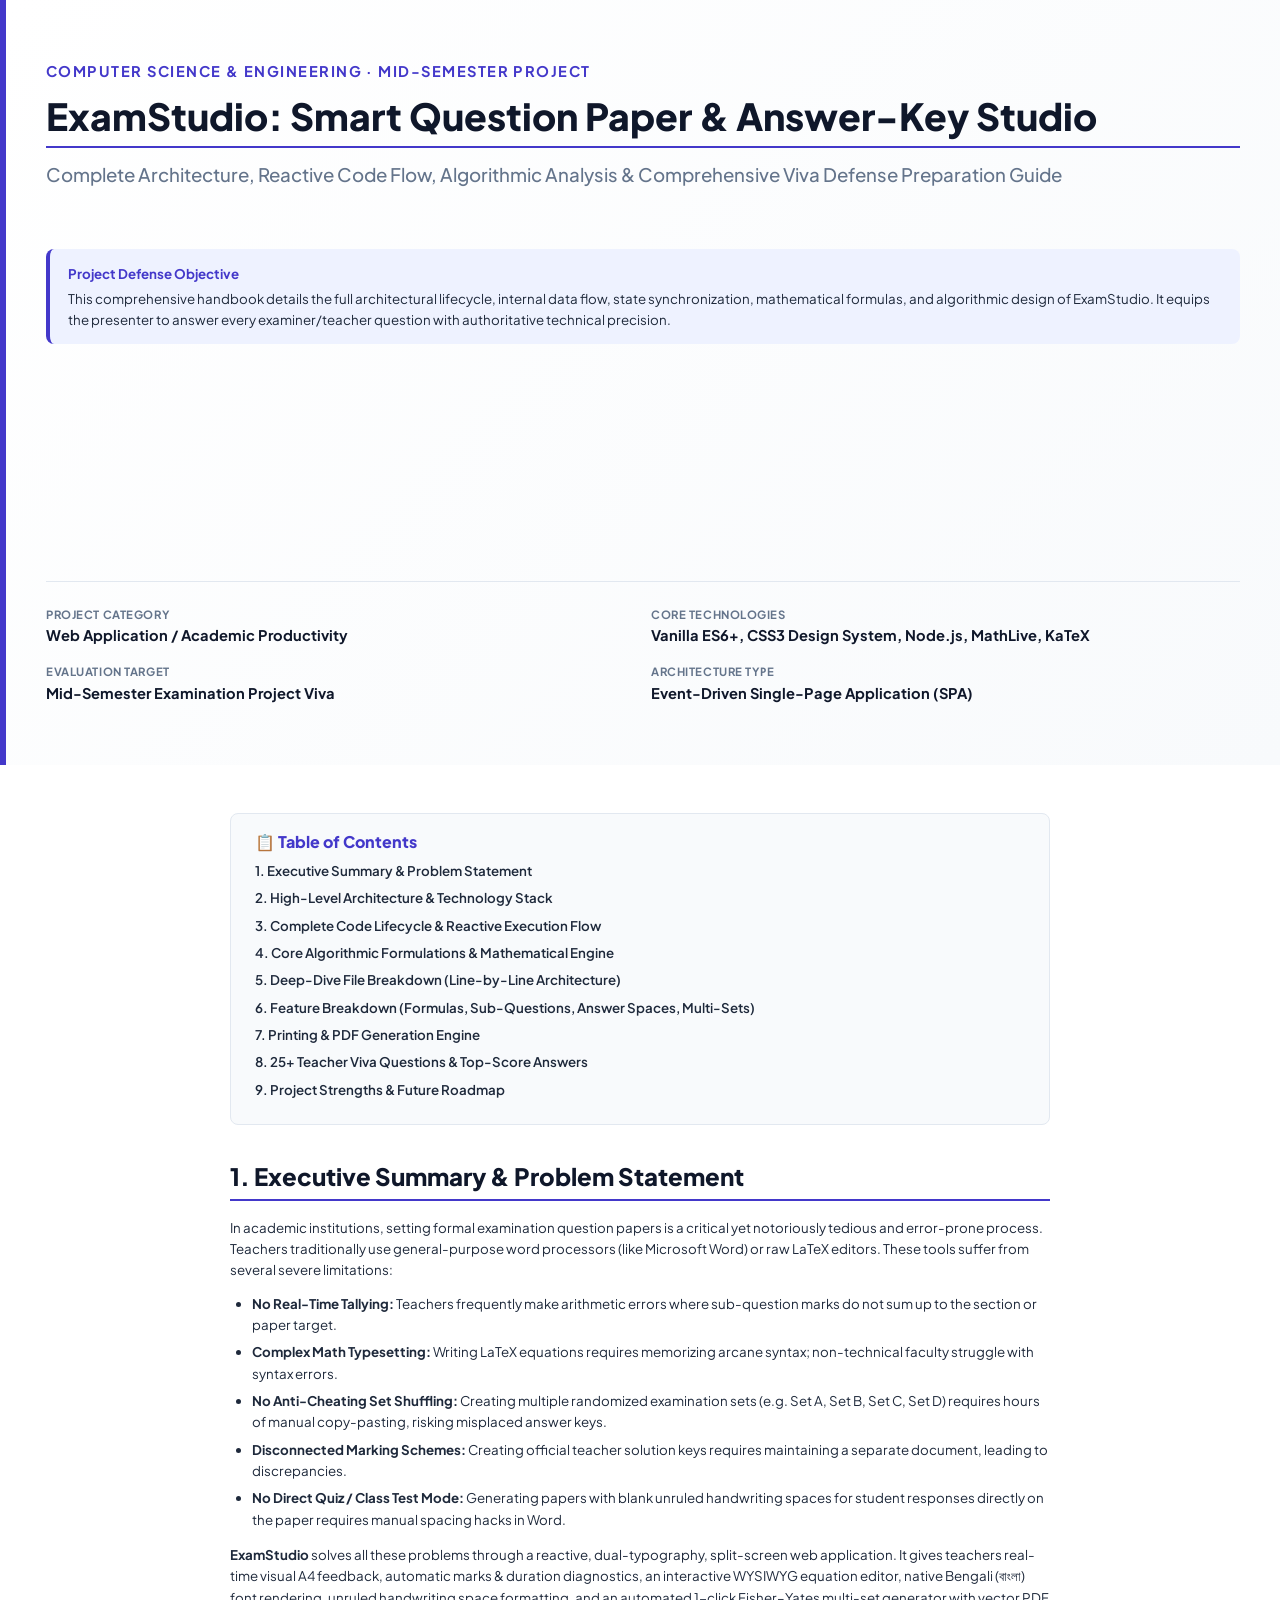
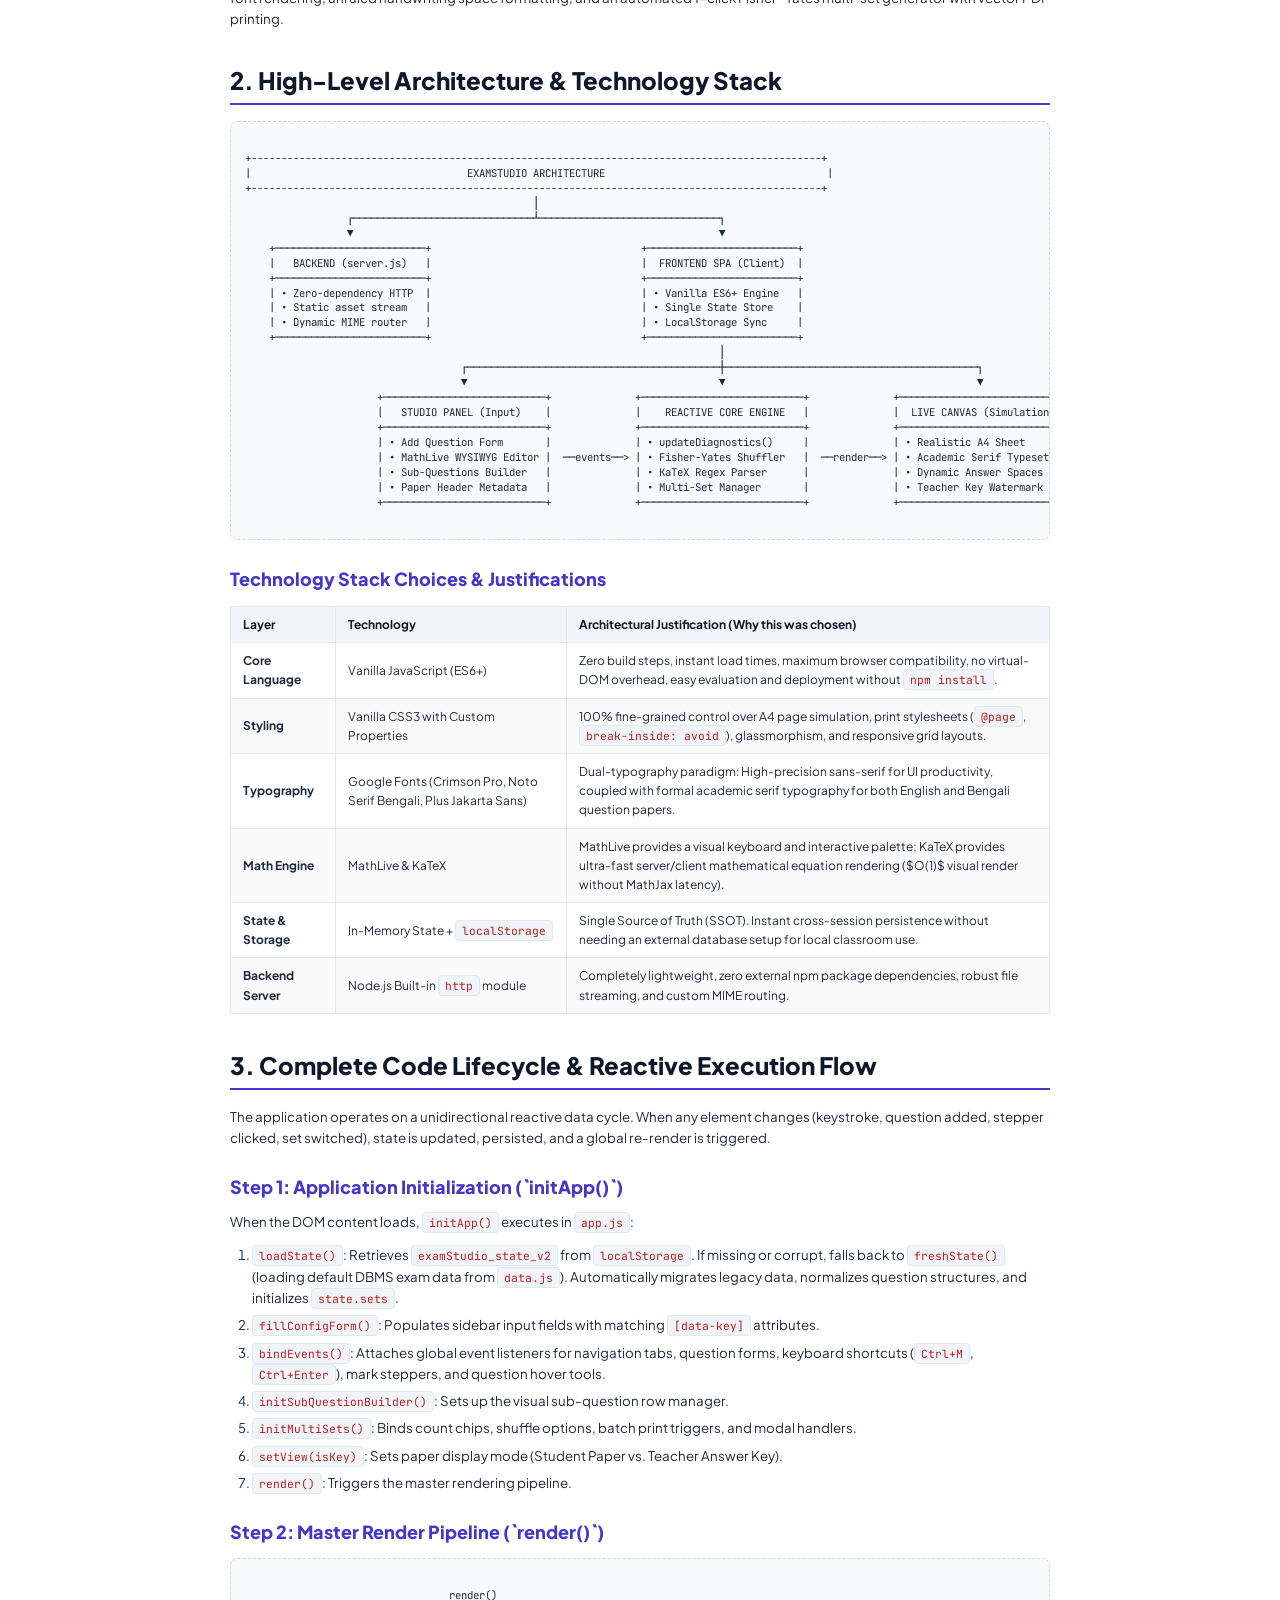
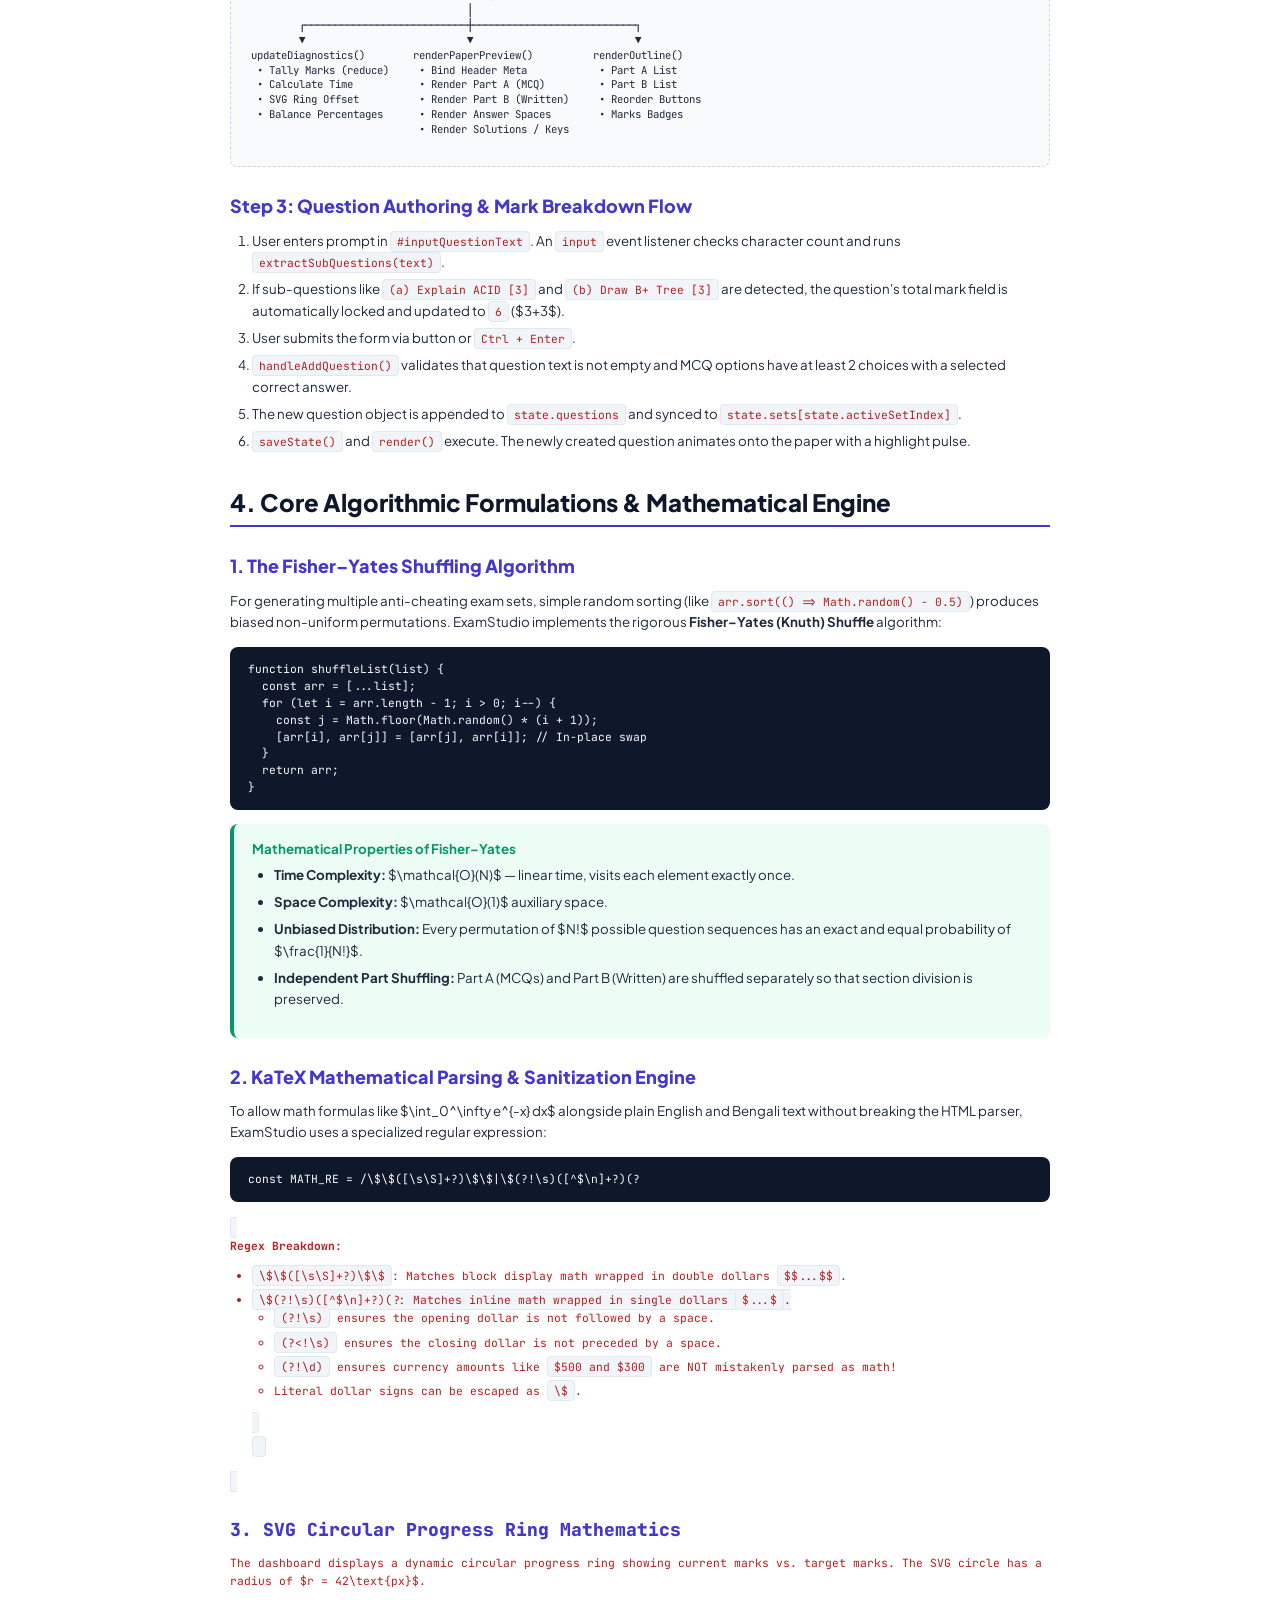
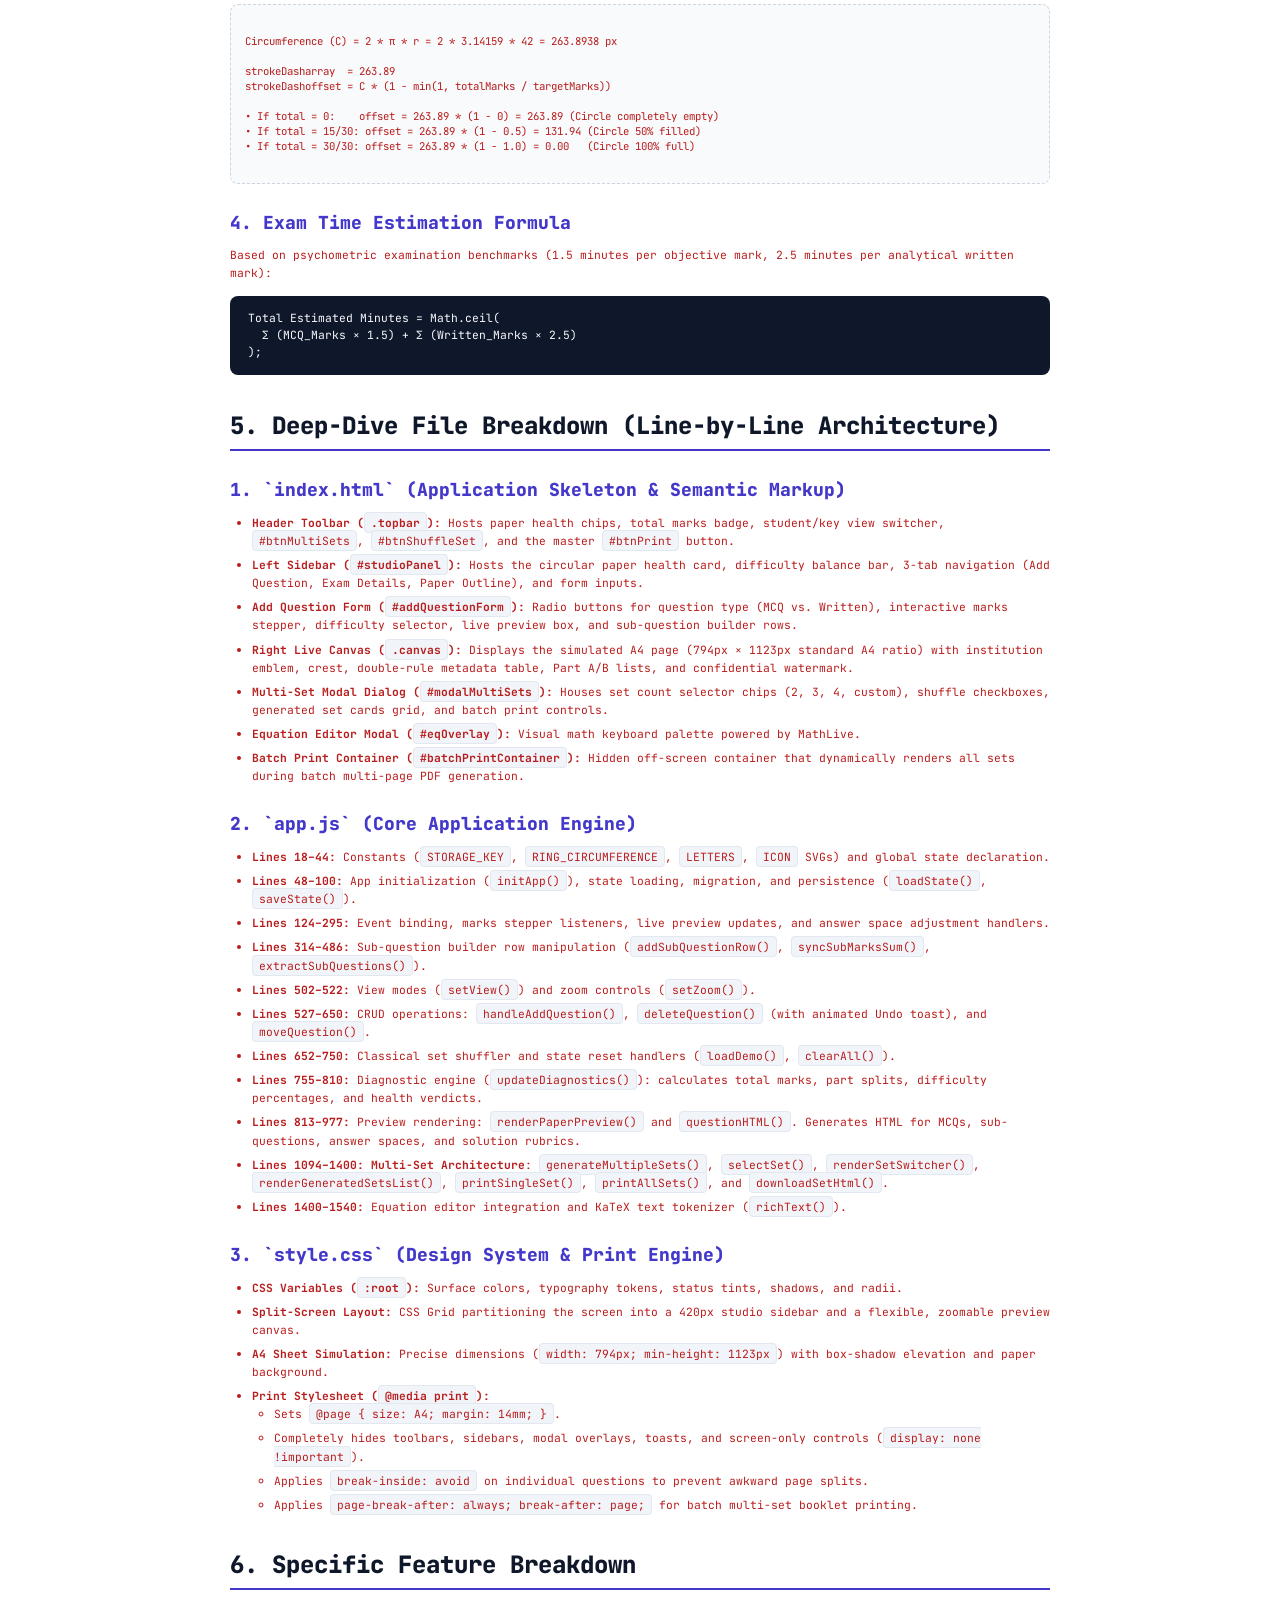
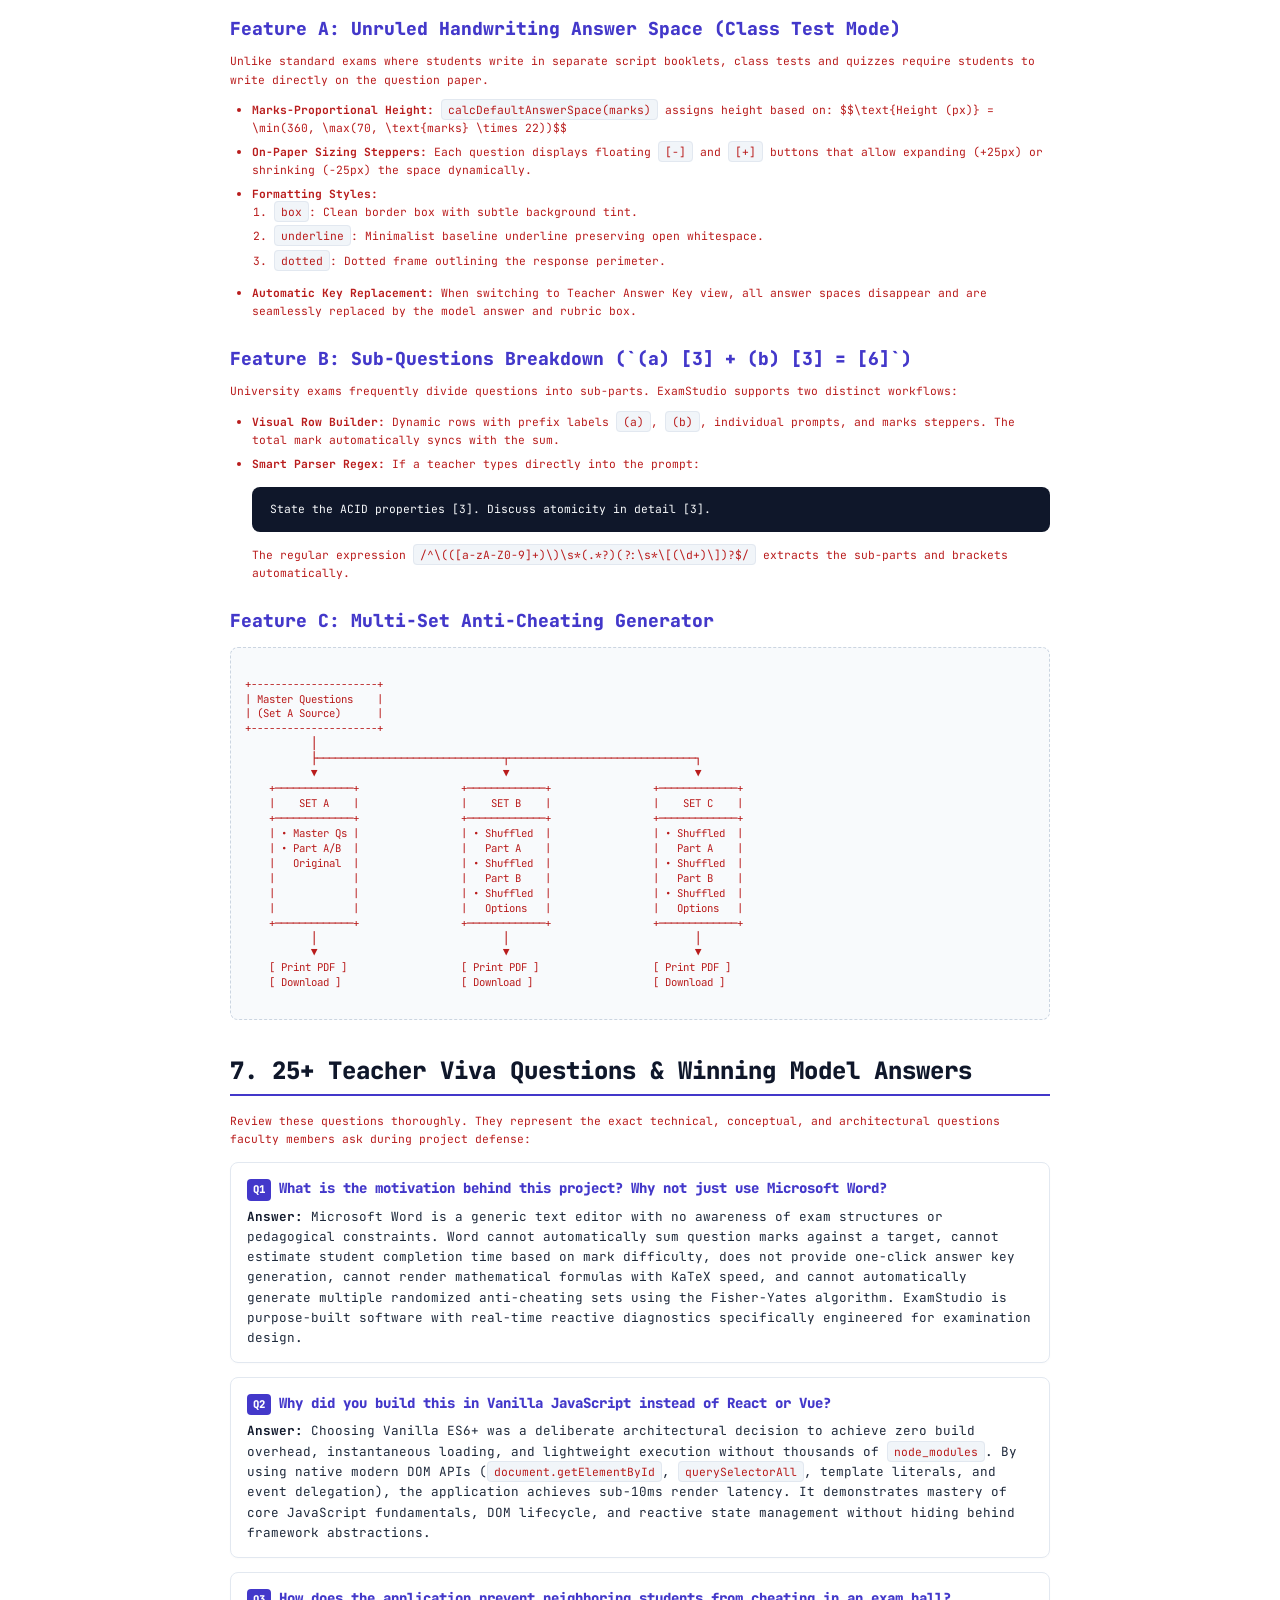
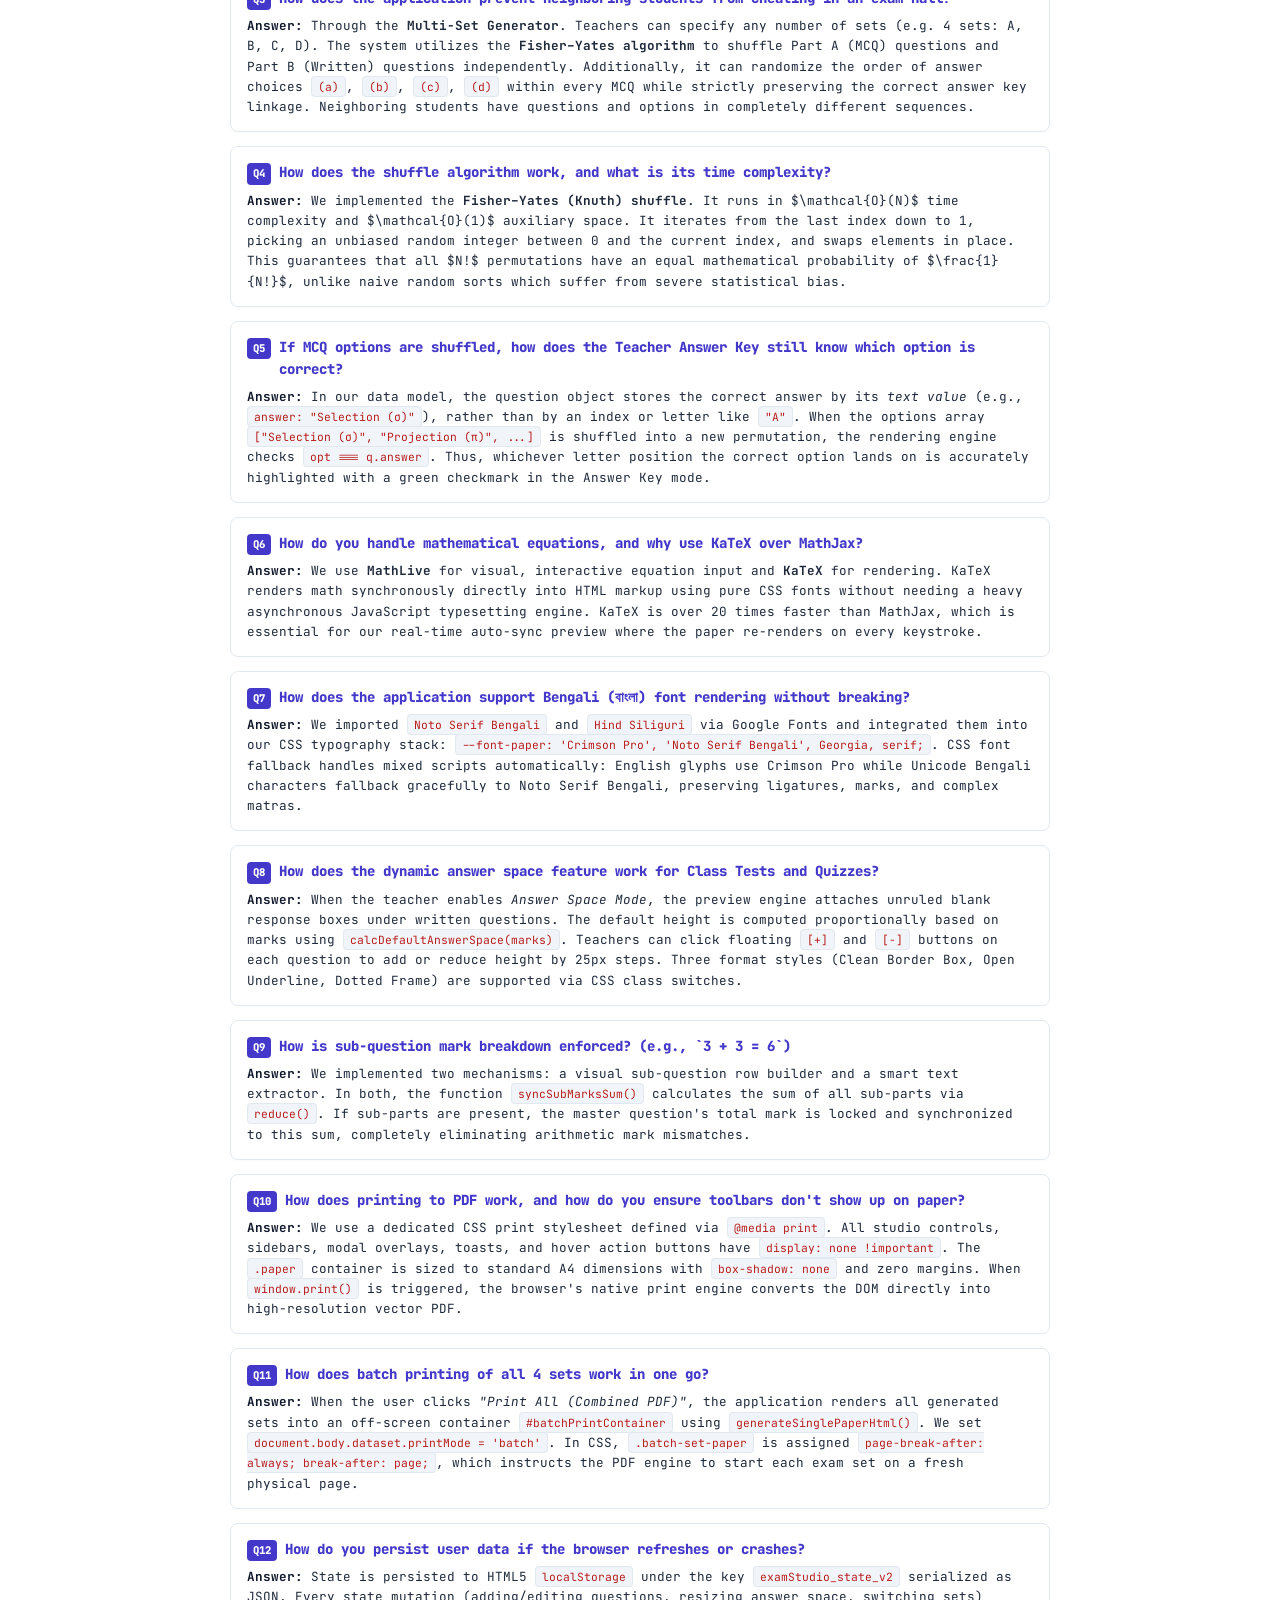
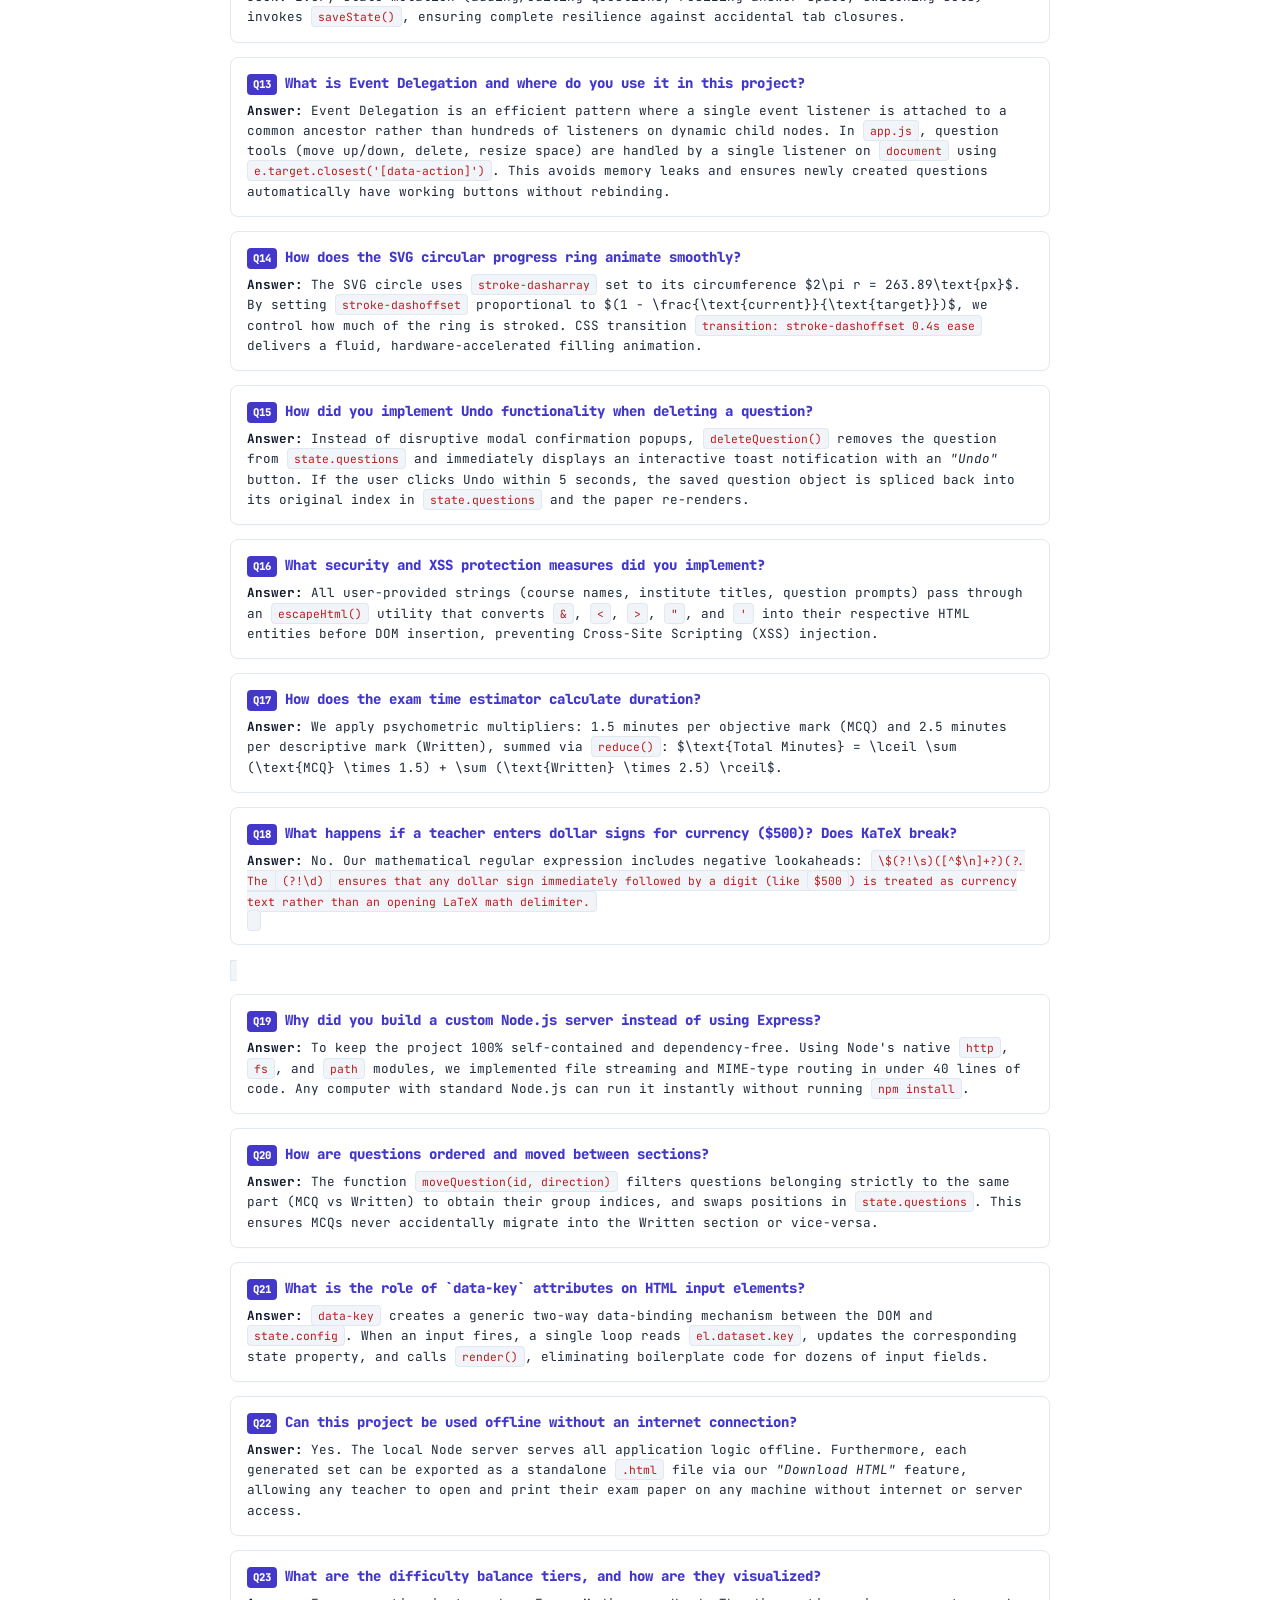
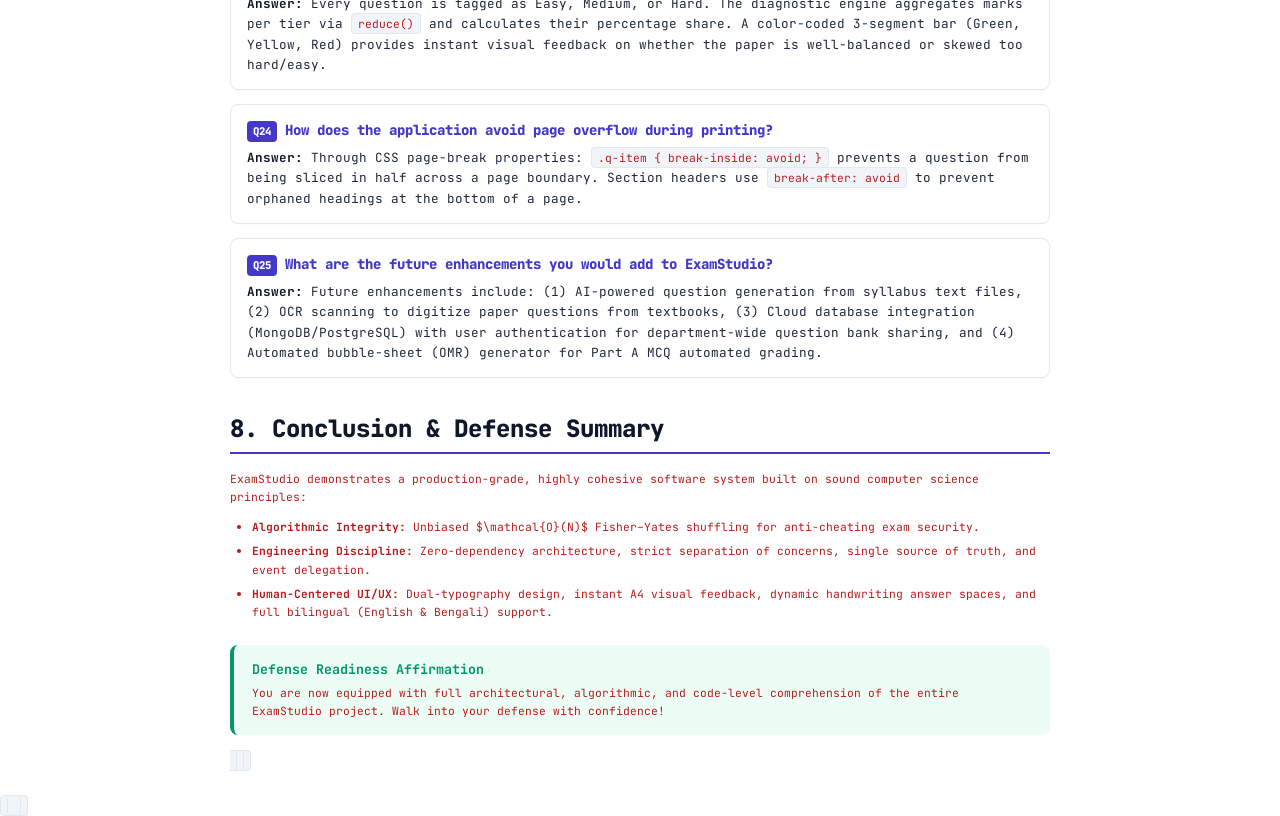
<file: project_defense_guide.html>
<!DOCTYPE html>
<html lang="en">
<head>
  <meta charset="utf-8">
  <title>ExamStudio — Comprehensive Project Architecture, Code Flow & Viva Defense Guide</title>
  <style>
    @import url('https://fonts.googleapis.com/css2?family=Plus+Jakarta+Sans:wght@400;500;600;700;800&family=JetBrains+Mono:wght@400;600&family=Crimson+Pro:ital,wght@0,600;1,400&display=swap');

    :root {
      --primary: #4338ca;
      --primary-light: #eef2ff;
      --secondary: #0f172a;
      --accent: #6366f1;
      --text: #1e293b;
      --text-muted: #64748b;
      --bg: #f8fafc;
      --border: #e2e8f0;
      --border-dark: #cbd5e1;
      --success: #059669;
      --success-light: #ecfdf5;
      --warning: #d97706;
      --warning-light: #fffbeb;
      --danger: #dc2626;
      --danger-light: #fef2f2;
    }

    @page {
      size: A4;
      margin: 18mm 16mm;
      @bottom-right {
        content: counter(page);
        font-family: 'Plus Jakarta Sans', sans-serif;
        font-size: 9pt;
        color: #94a3b8;
      }
    }

    *, *::before, *::after { box-sizing: border-box; }
    body {
      font-family: 'Plus Jakarta Sans', -apple-system, BlinkMacSystemFont, 'Segoe UI', Roboto, sans-serif;
      font-size: 10pt;
      line-height: 1.6;
      color: var(--text);
      background: #fff;
      margin: 0;
      padding: 0;
    }

    .cover {
      page-break-after: always;
      padding: 60px 40px;
      display: flex;
      flex-direction: column;
      justify-content: center;
      min-height: 85vh;
      border-left: 6px solid var(--primary);
      background: linear-gradient(135deg, #ffffff 0%, #f8fafc 100%);
    }

    .cover-tag {
      font-size: 11pt;
      font-weight: 700;
      color: var(--primary);
      text-transform: uppercase;
      letter-spacing: 0.1em;
      margin-bottom: 12px;
    }

    .cover-title {
      font-size: 28pt;
      font-weight: 800;
      color: var(--secondary);
      line-height: 1.15;
      margin: 0 0 14px;
    }

    .cover-subtitle {
      font-size: 14pt;
      color: var(--text-muted);
      font-weight: 500;
      margin: 0 0 40px;
      line-height: 1.4;
    }

    .cover-meta {
      margin-top: auto;
      display: grid;
      grid-template-columns: repeat(2, 1fr);
      gap: 16px;
      padding-top: 24px;
      border-top: 1px solid var(--border);
    }

    .meta-item b {
      display: block;
      font-size: 8.5pt;
      text-transform: uppercase;
      letter-spacing: 0.05em;
      color: var(--text-muted);
    }

    .meta-item span {
      font-size: 11pt;
      font-weight: 700;
      color: var(--secondary);
    }

    .container {
      max-width: 820px;
      margin: 0 auto;
      padding: 24px 0;
    }

    h1, h2, h3, h4 {
      color: var(--secondary);
      font-weight: 800;
      line-height: 1.25;
    }

    h1 {
      font-size: 18pt;
      margin-top: 36px;
      margin-bottom: 16px;
      padding-bottom: 8px;
      border-bottom: 2px solid var(--primary);
      page-break-after: avoid;
    }

    h2 {
      font-size: 13.5pt;
      margin-top: 28px;
      margin-bottom: 12px;
      color: var(--primary);
      page-break-after: avoid;
    }

    h3 {
      font-size: 11pt;
      margin-top: 20px;
      margin-bottom: 8px;
      page-break-after: avoid;
    }

    p {
      margin: 0 0 12px;
    }

    ul, ol {
      margin: 0 0 14px;
      padding-left: 22px;
    }

    li {
      margin-bottom: 6px;
    }

    code, kbd {
      font-family: 'JetBrains Mono', monospace;
      font-size: 8.5pt;
      padding: 2px 6px;
      background: #f1f5f9;
      border: 1px solid var(--border);
      border-radius: 4px;
      color: #b91c1c;
    }

    pre {
      background: #0f172a;
      color: #f8fafc;
      padding: 14px 18px;
      border-radius: 8px;
      font-family: 'JetBrains Mono', monospace;
      font-size: 8.5pt;
      line-height: 1.5;
      overflow-x: auto;
      margin: 14px 0;
      page-break-inside: avoid;
    }

    pre code {
      background: transparent;
      border: none;
      color: inherit;
      padding: 0;
    }

    .callout {
      padding: 14px 18px;
      border-radius: 8px;
      margin: 14px 0;
      border-left: 4px solid var(--primary);
      background: var(--primary-light);
      page-break-inside: avoid;
    }

    .callout-title {
      font-weight: 700;
      font-size: 10pt;
      margin-bottom: 4px;
      color: var(--primary);
    }

    .callout.success {
      border-left-color: var(--success);
      background: var(--success-light);
    }
    .callout.success .callout-title { color: var(--success); }

    .callout.warning {
      border-left-color: var(--warning);
      background: var(--warning-light);
    }
    .callout.warning .callout-title { color: var(--warning); }

    table {
      width: 100%;
      border-collapse: collapse;
      margin: 16px 0;
      font-size: 9pt;
      page-break-inside: avoid;
    }

    th, td {
      padding: 8px 12px;
      border: 1px solid var(--border);
      text-align: left;
    }

    th {
      background: #f1f5f9;
      font-weight: 700;
      color: var(--secondary);
    }

    tr:nth-child(even) { background: #fafafa; }

    .qa-box {
      background: #fff;
      border: 1px solid var(--border);
      border-radius: 8px;
      padding: 14px 16px;
      margin: 14px 0;
      page-break-inside: avoid;
      box-shadow: 0 1px 3px rgba(0,0,0,0.02);
    }

    .qa-q {
      font-weight: 800;
      color: var(--primary);
      margin-bottom: 6px;
      font-size: 10.5pt;
      display: flex;
      gap: 8px;
    }

    .qa-q span.q-badge {
      background: var(--primary);
      color: #fff;
      font-size: 8pt;
      padding: 2px 6px;
      border-radius: 4px;
      align-self: flex-start;
      margin-top: 2px;
    }

    .qa-a {
      font-size: 9.5pt;
      color: var(--text);
    }

    .qa-a b {
      color: var(--secondary);
    }

    .diagram {
      background: #f8fafc;
      border: 1px dashed var(--border-dark);
      padding: 14px;
      border-radius: 8px;
      font-family: 'JetBrains Mono', monospace;
      font-size: 8pt;
      line-height: 1.4;
      white-space: pre;
      margin: 14px 0;
      overflow-x: auto;
      page-break-inside: avoid;
    }

    .toc {
      background: #f8fafc;
      border: 1px solid var(--border);
      border-radius: 8px;
      padding: 18px 24px;
      margin: 24px 0;
    }

    .toc ul {
      list-style: none;
      padding-left: 0;
      margin: 0;
    }

    .toc li {
      margin-bottom: 6px;
      font-weight: 600;
    }

    .toc a {
      color: var(--text);
      text-decoration: none;
    }

    .page-break {
      page-break-after: always;
    }
  </style>
</head>
<body>

  <!-- ======================================================================= -->
  <!-- COVER PAGE                                                              -->
  <!-- ======================================================================= -->
  <div class="cover">
    <div class="cover-tag">Computer Science &amp; Engineering · Mid-Semester Project</div>
    <h1 class="cover-title">ExamStudio: Smart Question Paper &amp; Answer-Key Studio</h1>
    <div class="cover-subtitle">Complete Architecture, Reactive Code Flow, Algorithmic Analysis &amp; Comprehensive Viva Defense Preparation Guide</div>

    <div class="callout" style="margin: 20px 0;">
      <div class="callout-title">Project Defense Objective</div>
      This comprehensive handbook details the full architectural lifecycle, internal data flow, state synchronization, mathematical formulas, and algorithmic design of ExamStudio. It equips the presenter to answer every examiner/teacher question with authoritative technical precision.
    </div>

    <div class="cover-meta">
      <div class="meta-item">
        <b>Project Category</b>
        <span>Web Application / Academic Productivity</span>
      </div>
      <div class="meta-item">
        <b>Core Technologies</b>
        <span>Vanilla ES6+, CSS3 Design System, Node.js, MathLive, KaTeX</span>
      </div>
      <div class="meta-item">
        <b>Evaluation Target</b>
        <span>Mid-Semester Examination Project Viva</span>
      </div>
      <div class="meta-item">
        <b>Architecture Type</b>
        <span>Event-Driven Single-Page Application (SPA)</span>
      </div>
    </div>
  </div>

  <div class="container">

    <!-- ======================================================================= -->
    <!-- TABLE OF CONTENTS                                                       -->
    <!-- ======================================================================= -->
    <div class="toc">
      <h3 style="margin-top:0; color:var(--primary); font-size:12pt;">📋 Table of Contents</h3>
      <ul>
        <li>1. Executive Summary &amp; Problem Statement</li>
        <li>2. High-Level Architecture &amp; Technology Stack</li>
        <li>3. Complete Code Lifecycle &amp; Reactive Execution Flow</li>
        <li>4. Core Algorithmic Formulations &amp; Mathematical Engine</li>
        <li>5. Deep-Dive File Breakdown (Line-by-Line Architecture)</li>
        <li>6. Feature Breakdown (Formulas, Sub-Questions, Answer Spaces, Multi-Sets)</li>
        <li>7. Printing &amp; PDF Generation Engine</li>
        <li>8. 25+ Teacher Viva Questions &amp; Top-Score Answers</li>
        <li>9. Project Strengths &amp; Future Roadmap</li>
      </ul>
    </div>

    <!-- ======================================================================= -->
    <!-- SECTION 1: EXECUTIVE SUMMARY                                            -->
    <!-- ======================================================================= -->
    <h1>1. Executive Summary &amp; Problem Statement</h1>
    <p>
      In academic institutions, setting formal examination question papers is a critical yet notoriously tedious and error-prone process. Teachers traditionally use general-purpose word processors (like Microsoft Word) or raw LaTeX editors. These tools suffer from several severe limitations:
    </p>
    <ul>
      <li><strong>No Real-Time Tallying:</strong> Teachers frequently make arithmetic errors where sub-question marks do not sum up to the section or paper target.</li>
      <li><strong>Complex Math Typesetting:</strong> Writing LaTeX equations requires memorizing arcane syntax; non-technical faculty struggle with syntax errors.</li>
      <li><strong>No Anti-Cheating Set Shuffling:</strong> Creating multiple randomized examination sets (e.g. Set A, Set B, Set C, Set D) requires hours of manual copy-pasting, risking misplaced answer keys.</li>
      <li><strong>Disconnected Marking Schemes:</strong> Creating official teacher solution keys requires maintaining a separate document, leading to discrepancies.</li>
      <li><strong>No Direct Quiz / Class Test Mode:</strong> Generating papers with blank unruled handwriting spaces for student responses directly on the paper requires manual spacing hacks in Word.</li>
    </ul>

    <p>
      <strong>ExamStudio</strong> solves all these problems through a reactive, dual-typography, split-screen web application. It gives teachers real-time visual A4 feedback, automatic marks &amp; duration diagnostics, an interactive WYSIWYG equation editor, native Bengali (বাংলা) font rendering, unruled handwriting space formatting, and an automated 1-click Fisher–Yates multi-set generator with vector PDF printing.
    </p>

    <!-- ======================================================================= -->
    <!-- SECTION 2: SYSTEM ARCHITECTURE                                          -->
    <!-- ======================================================================= -->
    <h1>2. High-Level Architecture &amp; Technology Stack</h1>
    
    <div class="diagram">
+-----------------------------------------------------------------------------------------------+
|                                    EXAMSTUDIO ARCHITECTURE                                     |
+-----------------------------------------------------------------------------------------------+
                                                │
                 ┌──────────────────────────────┴──────────────────────────────┐
                 ▼                                                             ▼
    +─────────────────────────+                                   +─────────────────────────+
    |   BACKEND (server.js)   |                                   |  FRONTEND SPA (Client)  |
    +─────────────────────────+                                   +─────────────────────────+
    | • Zero-dependency HTTP  |                                   | • Vanilla ES6+ Engine   |
    | • Static asset stream   |                                   | • Single State Store    |
    | • Dynamic MIME router   |                                   | • LocalStorage Sync     |
    +─────────────────────────+                                   +─────────────────────────+
                                                                               │
                                    ┌──────────────────────────────────────────┼──────────────────────────────────────────┐
                                    ▼                                          ▼                                          ▼
                      +───────────────────────────+              +───────────────────────────+              +───────────────────────────+
                      |   STUDIO PANEL (Input)    |              |    REACTIVE CORE ENGINE   |              |  LIVE CANVAS (Simulation) |
                      +───────────────────────────+              +───────────────────────────+              +───────────────────────────+
                      | • Add Question Form       |              | • updateDiagnostics()     |              | • Realistic A4 Sheet      |
                      | • MathLive WYSIWYG Editor |  ──events──> | • Fisher-Yates Shuffler   |  ──render──> | • Academic Serif Typeset  |
                      | • Sub-Questions Builder   |              | • KaTeX Regex Parser      |              | • Dynamic Answer Spaces   |
                      | • Paper Header Metadata   |              | • Multi-Set Manager       |              | • Teacher Key Watermark   |
                      +───────────────────────────+              +───────────────────────────+              +───────────────────────────+
    </div>

    <h2>Technology Stack Choices &amp; Justifications</h2>
    <table>
      <thead>
        <tr>
          <th>Layer</th>
          <th>Technology</th>
          <th>Architectural Justification (Why this was chosen)</th>
        </tr>
      </thead>
      <tbody>
        <tr>
          <td><strong>Core Language</strong></td>
          <td>Vanilla JavaScript (ES6+)</td>
          <td>Zero build steps, instant load times, maximum browser compatibility, no virtual-DOM overhead, easy evaluation and deployment without <code>npm install</code>.</td>
        </tr>
        <tr>
          <td><strong>Styling</strong></td>
          <td>Vanilla CSS3 with Custom Properties</td>
          <td>100% fine-grained control over A4 page simulation, print stylesheets (<code>@page</code>, <code>break-inside: avoid</code>), glassmorphism, and responsive grid layouts.</td>
        </tr>
        <tr>
          <td><strong>Typography</strong></td>
          <td>Google Fonts (Crimson Pro, Noto Serif Bengali, Plus Jakarta Sans)</td>
          <td>Dual-typography paradigm: High-precision sans-serif for UI productivity, coupled with formal academic serif typography for both English and Bengali question papers.</td>
        </tr>
        <tr>
          <td><strong>Math Engine</strong></td>
          <td>MathLive &amp; KaTeX</td>
          <td>MathLive provides a visual keyboard and interactive palette; KaTeX provides ultra-fast server/client mathematical equation rendering ($O(1)$ visual render without MathJax latency).</td>
        </tr>
        <tr>
          <td><strong>State &amp; Storage</strong></td>
          <td>In-Memory State + <code>localStorage</code></td>
          <td>Single Source of Truth (SSOT). Instant cross-session persistence without needing an external database setup for local classroom use.</td>
        </tr>
        <tr>
          <td><strong>Backend Server</strong></td>
          <td>Node.js Built-in <code>http</code> module</td>
          <td>Completely lightweight, zero external npm package dependencies, robust file streaming, and custom MIME routing.</td>
        </tr>
      </tbody>
    </table>

    <div class="page-break"></div>

    <!-- ======================================================================= -->
    <!-- SECTION 3: CODE FLOW & LIFECYCLE                                        -->
    <!-- ======================================================================= -->
    <h1>3. Complete Code Lifecycle &amp; Reactive Execution Flow</h1>
    <p>
      The application operates on a unidirectional reactive data cycle. When any element changes (keystroke, question added, stepper clicked, set switched), state is updated, persisted, and a global re-render is triggered.
    </p>

    <h2>Step 1: Application Initialization (`initApp()`)</h2>
    <p>When the DOM content loads, <code>initApp()</code> executes in <code>app.js</code>:</p>
    <ol>
      <li><code>loadState()</code>: Retrieves <code>examStudio_state_v2</code> from <code>localStorage</code>. If missing or corrupt, falls back to <code>freshState()</code> (loading default DBMS exam data from <code>data.js</code>). Automatically migrates legacy data, normalizes question structures, and initializes <code>state.sets</code>.</li>
      <li><code>fillConfigForm()</code>: Populates sidebar input fields with matching <code>[data-key]</code> attributes.</li>
      <li><code>bindEvents()</code>: Attaches global event listeners for navigation tabs, question forms, keyboard shortcuts (<code>Ctrl+M</code>, <code>Ctrl+Enter</code>), mark steppers, and question hover tools.</li>
      <li><code>initSubQuestionBuilder()</code>: Sets up the visual sub-question row manager.</li>
      <li><code>initMultiSets()</code>: Binds count chips, shuffle options, batch print triggers, and modal handlers.</li>
      <li><code>setView(isKey)</code>: Sets paper display mode (Student Paper vs. Teacher Answer Key).</li>
      <li><code>render()</code>: Triggers the master rendering pipeline.</li>
    </ol>

    <h2>Step 2: Master Render Pipeline (`render()`)</h2>
    <div class="diagram">
                                  render()
                                     │
         ┌───────────────────────────┼───────────────────────────┐
         ▼                           ▼                           ▼
 updateDiagnostics()        renderPaperPreview()          renderOutline()
  • Tally Marks (reduce)     • Bind Header Meta            • Part A List
  • Calculate Time           • Render Part A (MCQ)         • Part B List
  • SVG Ring Offset          • Render Part B (Written)     • Reorder Buttons
  • Balance Percentages      • Render Answer Spaces        • Marks Badges
                             • Render Solutions / Keys
    </div>

    <h2>Step 3: Question Authoring &amp; Mark Breakdown Flow</h2>
    <ol>
      <li>User enters prompt in <code>#inputQuestionText</code>. An <code>input</code> event listener checks character count and runs <code>extractSubQuestions(text)</code>.</li>
      <li>If sub-questions like <code>(a) Explain ACID [3]</code> and <code>(b) Draw B+ Tree [3]</code> are detected, the question's total mark field is automatically locked and updated to <code>6</code> ($3+3$).</li>
      <li>User submits the form via button or <code>Ctrl + Enter</code>.</li>
      <li><code>handleAddQuestion()</code> validates that question text is not empty and MCQ options have at least 2 choices with a selected correct answer.</li>
      <li>The new question object is appended to <code>state.questions</code> and synced to <code>state.sets[state.activeSetIndex]</code>.</li>
      <li><code>saveState()</code> and <code>render()</code> execute. The newly created question animates onto the paper with a highlight pulse.</li>
    </ol>

    <div class="page-break"></div>

    <!-- ======================================================================= -->
    <!-- SECTION 4: ALGORITHMIC FORMULATIONS                                     -->
    <!-- ======================================================================= -->
    <h1>4. Core Algorithmic Formulations &amp; Mathematical Engine</h1>

    <h2>1. The Fisher–Yates Shuffling Algorithm</h2>
    <p>
      For generating multiple anti-cheating exam sets, simple random sorting (like <code>arr.sort(() => Math.random() - 0.5)</code>) produces biased non-uniform permutations. ExamStudio implements the rigorous <strong>Fisher–Yates (Knuth) Shuffle</strong> algorithm:
    </p>
    <pre><code>function shuffleList(list) {
  const arr = [...list];
  for (let i = arr.length - 1; i > 0; i--) {
    const j = Math.floor(Math.random() * (i + 1));
    [arr[i], arr[j]] = [arr[j], arr[i]]; // In-place swap
  }
  return arr;
}</code></pre>
    <div class="callout success">
      <div class="callout-title">Mathematical Properties of Fisher–Yates</div>
      <ul>
        <li><strong>Time Complexity:</strong> $\mathcal{O}(N)$ — linear time, visits each element exactly once.</li>
        <li><strong>Space Complexity:</strong> $\mathcal{O}(1)$ auxiliary space.</li>
        <li><strong>Unbiased Distribution:</strong> Every permutation of $N!$ possible question sequences has an exact and equal probability of $\frac{1}{N!}$.</li>
        <li><strong>Independent Part Shuffling:</strong> Part A (MCQs) and Part B (Written) are shuffled separately so that section division is preserved.</li>
      </ul>
    </div>

    <h2>2. KaTeX Mathematical Parsing &amp; Sanitization Engine</h2>
    <p>
      To allow math formulas like $\int_0^\infty e^{-x} dx$ alongside plain English and Bengali text without breaking the HTML parser, ExamStudio uses a specialized regular expression:
    </p>
    <pre><code>const MATH_RE = /\$\$([\s\S]+?)\$\$|\$(?!\s)([^$\n]+?)(?<!\s)\$(?!\d)/g;</code></pre>
    <p><strong>Regex Breakdown:</strong></p>
    <ul>
      <li><code>\$\$([\s\S]+?)\$\$</code>: Matches block display math wrapped in double dollars <code>$$...$$</code>.</li>
      <li><code>\$(?!\s)([^$\n]+?)(?<!\s)\$(?!\d)</code>: Matches inline math wrapped in single dollars <code>$...$</code>.
        <ul>
          <li><code>(?!\s)</code> ensures the opening dollar is not followed by a space.</li>
          <li><code>(?&lt;!\s)</code> ensures the closing dollar is not preceded by a space.</li>
          <li><code>(?!\d)</code> ensures currency amounts like <code>$500 and $300</code> are NOT mistakenly parsed as math!</li>
          <li>Literal dollar signs can be escaped as <code>\$</code>.</li>
        </ul>
      </li>
    </ul>

    <h2>3. SVG Circular Progress Ring Mathematics</h2>
    <p>
      The dashboard displays a dynamic circular progress ring showing current marks vs. target marks. The SVG circle has a radius of $r = 42\text{px}$.
    </p>
    <div class="diagram">
Circumference (C) = 2 * π * r = 2 * 3.14159 * 42 = 263.8938 px

strokeDasharray  = 263.89
strokeDashoffset = C * (1 - min(1, totalMarks / targetMarks))

• If total = 0:    offset = 263.89 * (1 - 0) = 263.89 (Circle completely empty)
• If total = 15/30: offset = 263.89 * (1 - 0.5) = 131.94 (Circle 50% filled)
• If total = 30/30: offset = 263.89 * (1 - 1.0) = 0.00   (Circle 100% full)
    </div>

    <h2>4. Exam Time Estimation Formula</h2>
    <p>
      Based on psychometric examination benchmarks (1.5 minutes per objective mark, 2.5 minutes per analytical written mark):
    </p>
    <pre><code>Total Estimated Minutes = Math.ceil(
  Σ (MCQ_Marks × 1.5) + Σ (Written_Marks × 2.5)
);</code></pre>

    <div class="page-break"></div>

    <!-- ======================================================================= -->
    <!-- SECTION 5: FILE-BY-FILE ARCHITECTURE                                    -->
    <!-- ======================================================================= -->
    <h1>5. Deep-Dive File Breakdown (Line-by-Line Architecture)</h1>

    <h2>1. `index.html` (Application Skeleton &amp; Semantic Markup)</h2>
    <ul>
      <li><strong>Header Toolbar (<code>.topbar</code>):</strong> Hosts paper health chips, total marks badge, student/key view switcher, <code>#btnMultiSets</code>, <code>#btnShuffleSet</code>, and the master <code>#btnPrint</code> button.</li>
      <li><strong>Left Sidebar (<code>#studioPanel</code>):</strong> Hosts the circular paper health card, difficulty balance bar, 3-tab navigation (Add Question, Exam Details, Paper Outline), and form inputs.</li>
      <li><strong>Add Question Form (<code>#addQuestionForm</code>):</strong> Radio buttons for question type (MCQ vs. Written), interactive marks stepper, difficulty selector, live preview box, and sub-question builder rows.</li>
      <li><strong>Right Live Canvas (<code>.canvas</code>):</strong> Displays the simulated A4 page (794px × 1123px standard A4 ratio) with institution emblem, crest, double-rule metadata table, Part A/B lists, and confidential watermark.</li>
      <li><strong>Multi-Set Modal Dialog (<code>#modalMultiSets</code>):</strong> Houses set count selector chips (2, 3, 4, custom), shuffle checkboxes, generated set cards grid, and batch print controls.</li>
      <li><strong>Equation Editor Modal (<code>#eqOverlay</code>):</strong> Visual math keyboard palette powered by MathLive.</li>
      <li><strong>Batch Print Container (<code>#batchPrintContainer</code>):</strong> Hidden off-screen container that dynamically renders all sets during batch multi-page PDF generation.</li>
    </ul>

    <h2>2. `app.js` (Core Application Engine)</h2>
    <ul>
      <li><strong>Lines 18–44:</strong> Constants (<code>STORAGE_KEY</code>, <code>RING_CIRCUMFERENCE</code>, <code>LETTERS</code>, <code>ICON</code> SVGs) and global state declaration.</li>
      <li><strong>Lines 48–100:</strong> App initialization (<code>initApp()</code>), state loading, migration, and persistence (<code>loadState()</code>, <code>saveState()</code>).</li>
      <li><strong>Lines 124–295:</strong> Event binding, marks stepper listeners, live preview updates, and answer space adjustment handlers.</li>
      <li><strong>Lines 314–486:</strong> Sub-question builder row manipulation (<code>addSubQuestionRow()</code>, <code>syncSubMarksSum()</code>, <code>extractSubQuestions()</code>).</li>
      <li><strong>Lines 502–522:</strong> View modes (<code>setView()</code>) and zoom controls (<code>setZoom()</code>).</li>
      <li><strong>Lines 527–650:</strong> CRUD operations: <code>handleAddQuestion()</code>, <code>deleteQuestion()</code> (with animated Undo toast), and <code>moveQuestion()</code>.</li>
      <li><strong>Lines 652–750:</strong> Classical set shuffler and state reset handlers (<code>loadDemo()</code>, <code>clearAll()</code>).</li>
      <li><strong>Lines 755–810:</strong> Diagnostic engine (<code>updateDiagnostics()</code>): calculates total marks, part splits, difficulty percentages, and health verdicts.</li>
      <li><strong>Lines 813–977:</strong> Preview rendering: <code>renderPaperPreview()</code> and <code>questionHTML()</code>. Generates HTML for MCQs, sub-questions, answer spaces, and solution rubrics.</li>
      <li><strong>Lines 1094–1400:</strong> <strong>Multi-Set Architecture</strong>: <code>generateMultipleSets()</code>, <code>selectSet()</code>, <code>renderSetSwitcher()</code>, <code>renderGeneratedSetsList()</code>, <code>printSingleSet()</code>, <code>printAllSets()</code>, and <code>downloadSetHtml()</code>.</li>
      <li><strong>Lines 1400–1540:</strong> Equation editor integration and KaTeX text tokenizer (<code>richText()</code>).</li>
    </ul>

    <h2>3. `style.css` (Design System &amp; Print Engine)</h2>
    <ul>
      <li><strong>CSS Variables (<code>:root</code>):</strong> Surface colors, typography tokens, status tints, shadows, and radii.</li>
      <li><strong>Split-Screen Layout:</strong> CSS Grid partitioning the screen into a 420px studio sidebar and a flexible, zoomable preview canvas.</li>
      <li><strong>A4 Sheet Simulation:</strong> Precise dimensions (<code>width: 794px; min-height: 1123px</code>) with box-shadow elevation and paper background.</li>
      <li><strong>Print Stylesheet (<code>@media print</code>):</strong>
        <ul>
          <li>Sets <code>@page { size: A4; margin: 14mm; }</code>.</li>
          <li>Completely hides toolbars, sidebars, modal overlays, toasts, and screen-only controls (<code>display: none !important</code>).</li>
          <li>Applies <code>break-inside: avoid</code> on individual questions to prevent awkward page splits.</li>
          <li>Applies <code>page-break-after: always; break-after: page;</code> for batch multi-set booklet printing.</li>
        </ul>
      </li>
    </ul>

    <div class="page-break"></div>

    <!-- ======================================================================= -->
    <!-- SECTION 6: SPECIFIC FEATURE BREAKDOWN                                   -->
    <!-- ======================================================================= -->
    <h1>6. Specific Feature Breakdown</h1>

    <h2>Feature A: Unruled Handwriting Answer Space (Class Test Mode)</h2>
    <p>
      Unlike standard exams where students write in separate script booklets, class tests and quizzes require students to write directly on the question paper.
    </p>
    <ul>
      <li><strong>Marks-Proportional Height:</strong> <code>calcDefaultAnswerSpace(marks)</code> assigns height based on:
        $$\text{Height (px)} = \min(360, \max(70, \text{marks} \times 22))$$
      </li>
      <li><strong>On-Paper Sizing Steppers:</strong> Each question displays floating <code>[−]</code> and <code>[+]</code> buttons that allow expanding (+25px) or shrinking (−25px) the space dynamically.</li>
      <li><strong>Formatting Styles:</strong>
        <ol>
          <li><code>box</code>: Clean border box with subtle background tint.</li>
          <li><code>underline</code>: Minimalist baseline underline preserving open whitespace.</li>
          <li><code>dotted</code>: Dotted frame outlining the response perimeter.</li>
        </ol>
      </li>
      <li><strong>Automatic Key Replacement:</strong> When switching to Teacher Answer Key view, all answer spaces disappear and are seamlessly replaced by the model answer and rubric box.</li>
    </ul>

    <h2>Feature B: Sub-Questions Breakdown (`(a) [3] + (b) [3] = [6]`)</h2>
    <p>
      University exams frequently divide questions into sub-parts. ExamStudio supports two distinct workflows:
    </p>
    <ul>
      <li><strong>Visual Row Builder:</strong> Dynamic rows with prefix labels <code>(a)</code>, <code>(b)</code>, individual prompts, and marks steppers. The total mark automatically syncs with the sum.</li>
      <li><strong>Smart Parser Regex:</strong> If a teacher types directly into the prompt:
        <pre><code>State the ACID properties [3]. Discuss atomicity in detail [3].</code></pre>
        The regular expression <code>/^\(([a-zA-Z0-9]+)\)\s*(.*?)(?:\s*\[(\d+)\])?$/</code> extracts the sub-parts and brackets automatically.
      </li>
    </ul>

    <h2>Feature C: Multi-Set Anti-Cheating Generator</h2>
    <div class="diagram">
+---------------------+
| Master Questions    |
| (Set A Source)      |
+---------------------+
           │
           ├───────────────────────────────┬───────────────────────────────┐
           ▼                               ▼                               ▼
    +─────────────+                 +─────────────+                 +─────────────+
    |    SET A    |                 |    SET B    |                 |    SET C    |
    +─────────────+                 +─────────────+                 +─────────────+
    | • Master Qs |                 | • Shuffled  |                 | • Shuffled  |
    | • Part A/B  |                 |   Part A    |                 |   Part A    |
    |   Original  |                 | • Shuffled  |                 | • Shuffled  |
    |             |                 |   Part B    |                 |   Part B    |
    |             |                 | • Shuffled  |                 | • Shuffled  |
    |             |                 |   Options   |                 |   Options   |
    +─────────────+                 +─────────────+                 +─────────────+
           │                               │                               │
           ▼                               ▼                               ▼
    [ Print PDF ]                   [ Print PDF ]                   [ Print PDF ]
    [ Download ]                    [ Download ]                    [ Download ]
    </div>

    <div class="page-break"></div>

    <!-- ======================================================================= -->
    <!-- SECTION 7: 25+ TEACHER VIVA QUESTIONS & WINNING ANSWERS                -->
    <!-- ======================================================================= -->
    <h1>7. 25+ Teacher Viva Questions &amp; Winning Model Answers</h1>
    <p>
      Review these questions thoroughly. They represent the exact technical, conceptual, and architectural questions faculty members ask during project defense:
    </p>

    <!-- Q1 -->
    <div class="qa-box">
      <div class="qa-q"><span class="q-badge">Q1</span> What is the motivation behind this project? Why not just use Microsoft Word?</div>
      <div class="qa-a">
        <b>Answer:</b> Microsoft Word is a generic text editor with no awareness of exam structures or pedagogical constraints. Word cannot automatically sum question marks against a target, cannot estimate student completion time based on mark difficulty, does not provide one-click answer key generation, cannot render mathematical formulas with KaTeX speed, and cannot automatically generate multiple randomized anti-cheating sets using the Fisher-Yates algorithm. ExamStudio is purpose-built software with real-time reactive diagnostics specifically engineered for examination design.
      </div>
    </div>

    <!-- Q2 -->
    <div class="qa-box">
      <div class="qa-q"><span class="q-badge">Q2</span> Why did you build this in Vanilla JavaScript instead of React or Vue?</div>
      <div class="qa-a">
        <b>Answer:</b> Choosing Vanilla ES6+ was a deliberate architectural decision to achieve zero build overhead, instantaneous loading, and lightweight execution without thousands of <code>node_modules</code>. By using native modern DOM APIs (<code>document.getElementById</code>, <code>querySelectorAll</code>, template literals, and event delegation), the application achieves sub-10ms render latency. It demonstrates mastery of core JavaScript fundamentals, DOM lifecycle, and reactive state management without hiding behind framework abstractions.
      </div>
    </div>

    <!-- Q3 -->
    <div class="qa-box">
      <div class="qa-q"><span class="q-badge">Q3</span> How does the application prevent neighboring students from cheating in an exam hall?</div>
      <div class="qa-a">
        <b>Answer:</b> Through the <strong>Multi-Set Generator</strong>. Teachers can specify any number of sets (e.g. 4 sets: A, B, C, D). The system utilizes the <strong>Fisher–Yates algorithm</strong> to shuffle Part A (MCQ) questions and Part B (Written) questions independently. Additionally, it can randomize the order of answer choices <code>(a)</code>, <code>(b)</code>, <code>(c)</code>, <code>(d)</code> within every MCQ while strictly preserving the correct answer key linkage. Neighboring students have questions and options in completely different sequences.
      </div>
    </div>

    <!-- Q4 -->
    <div class="qa-box">
      <div class="qa-q"><span class="q-badge">Q4</span> How does the shuffle algorithm work, and what is its time complexity?</div>
      <div class="qa-a">
        <b>Answer:</b> We implemented the <strong>Fisher–Yates (Knuth) shuffle</strong>. It runs in $\mathcal{O}(N)$ time complexity and $\mathcal{O}(1)$ auxiliary space. It iterates from the last index down to 1, picking an unbiased random integer between 0 and the current index, and swaps elements in place. This guarantees that all $N!$ permutations have an equal mathematical probability of $\frac{1}{N!}$, unlike naive random sorts which suffer from severe statistical bias.
      </div>
    </div>

    <!-- Q5 -->
    <div class="qa-box">
      <div class="qa-q"><span class="q-badge">Q5</span> If MCQ options are shuffled, how does the Teacher Answer Key still know which option is correct?</div>
      <div class="qa-a">
        <b>Answer:</b> In our data model, the question object stores the correct answer by its <em>text value</em> (e.g., <code>answer: "Selection (σ)"</code>), rather than by an index or letter like <code>"A"</code>. When the options array <code>["Selection (σ)", "Projection (π)", ...]</code> is shuffled into a new permutation, the rendering engine checks <code>opt === q.answer</code>. Thus, whichever letter position the correct option lands on is accurately highlighted with a green checkmark in the Answer Key mode.
      </div>
    </div>

    <!-- Q6 -->
    <div class="qa-box">
      <div class="qa-q"><span class="q-badge">Q6</span> How do you handle mathematical equations, and why use KaTeX over MathJax?</div>
      <div class="qa-a">
        <b>Answer:</b> We use <strong>MathLive</strong> for visual, interactive equation input and <strong>KaTeX</strong> for rendering. KaTeX renders math synchronously directly into HTML markup using pure CSS fonts without needing a heavy asynchronous JavaScript typesetting engine. KaTeX is over 20 times faster than MathJax, which is essential for our real-time auto-sync preview where the paper re-renders on every keystroke.
      </div>
    </div>

    <!-- Q7 -->
    <div class="qa-box">
      <div class="qa-q"><span class="q-badge">Q7</span> How does the application support Bengali (বাংলা) font rendering without breaking?</div>
      <div class="qa-a">
        <b>Answer:</b> We imported <code>Noto Serif Bengali</code> and <code>Hind Siliguri</code> via Google Fonts and integrated them into our CSS typography stack: <code>--font-paper: 'Crimson Pro', 'Noto Serif Bengali', Georgia, serif;</code>. CSS font fallback handles mixed scripts automatically: English glyphs use Crimson Pro while Unicode Bengali characters fallback gracefully to Noto Serif Bengali, preserving ligatures, marks, and complex matras.
      </div>
    </div>

    <!-- Q8 -->
    <div class="qa-box">
      <div class="qa-q"><span class="q-badge">Q8</span> How does the dynamic answer space feature work for Class Tests and Quizzes?</div>
      <div class="qa-a">
        <b>Answer:</b> When the teacher enables <em>Answer Space Mode</em>, the preview engine attaches unruled blank response boxes under written questions. The default height is computed proportionally based on marks using <code>calcDefaultAnswerSpace(marks)</code>. Teachers can click floating <code>[+]</code> and <code>[−]</code> buttons on each question to add or reduce height by 25px steps. Three format styles (Clean Border Box, Open Underline, Dotted Frame) are supported via CSS class switches.
      </div>
    </div>

    <!-- Q9 -->
    <div class="qa-box">
      <div class="qa-q"><span class="q-badge">Q9</span> How is sub-question mark breakdown enforced? (e.g., `3 + 3 = 6`)</div>
      <div class="qa-a">
        <b>Answer:</b> We implemented two mechanisms: a visual sub-question row builder and a smart text extractor. In both, the function <code>syncSubMarksSum()</code> calculates the sum of all sub-parts via <code>reduce()</code>. If sub-parts are present, the master question's total mark is locked and synchronized to this sum, completely eliminating arithmetic mark mismatches.
      </div>
    </div>

    <!-- Q10 -->
    <div class="qa-box">
      <div class="qa-q"><span class="q-badge">Q10</span> How does printing to PDF work, and how do you ensure toolbars don't show up on paper?</div>
      <div class="qa-a">
        <b>Answer:</b> We use a dedicated CSS print stylesheet defined via <code>@media print</code>. All studio controls, sidebars, modal overlays, toasts, and hover action buttons have <code>display: none !important</code>. The <code>.paper</code> container is sized to standard A4 dimensions with <code>box-shadow: none</code> and zero margins. When <code>window.print()</code> is triggered, the browser's native print engine converts the DOM directly into high-resolution vector PDF.
      </div>
    </div>

    <!-- Q11 -->
    <div class="qa-box">
      <div class="qa-q"><span class="q-badge">Q11</span> How does batch printing of all 4 sets work in one go?</div>
      <div class="qa-a">
        <b>Answer:</b> When the user clicks <em>"Print All (Combined PDF)"</em>, the application renders all generated sets into an off-screen container <code>#batchPrintContainer</code> using <code>generateSinglePaperHtml()</code>. We set <code>document.body.dataset.printMode = 'batch'</code>. In CSS, <code>.batch-set-paper</code> is assigned <code>page-break-after: always; break-after: page;</code>, which instructs the PDF engine to start each exam set on a fresh physical page.
      </div>
    </div>

    <!-- Q12 -->
    <div class="qa-box">
      <div class="qa-q"><span class="q-badge">Q12</span> How do you persist user data if the browser refreshes or crashes?</div>
      <div class="qa-a">
        <b>Answer:</b> State is persisted to HTML5 <code>localStorage</code> under the key <code>examStudio_state_v2</code> serialized as JSON. Every state mutation (adding/editing questions, resizing answer space, switching sets) invokes <code>saveState()</code>, ensuring complete resilience against accidental tab closures.
      </div>
    </div>

    <!-- Q13 -->
    <div class="qa-box">
      <div class="qa-q"><span class="q-badge">Q13</span> What is Event Delegation and where do you use it in this project?</div>
      <div class="qa-a">
        <b>Answer:</b> Event Delegation is an efficient pattern where a single event listener is attached to a common ancestor rather than hundreds of listeners on dynamic child nodes. In <code>app.js</code>, question tools (move up/down, delete, resize space) are handled by a single listener on <code>document</code> using <code>e.target.closest('[data-action]')</code>. This avoids memory leaks and ensures newly created questions automatically have working buttons without rebinding.
      </div>
    </div>

    <!-- Q14 -->
    <div class="qa-box">
      <div class="qa-q"><span class="q-badge">Q14</span> How does the SVG circular progress ring animate smoothly?</div>
      <div class="qa-a">
        <b>Answer:</b> The SVG circle uses <code>stroke-dasharray</code> set to its circumference $2\pi r = 263.89\text{px}$. By setting <code>stroke-dashoffset</code> proportional to $(1 - \frac{\text{current}}{\text{target}})$, we control how much of the ring is stroked. CSS transition <code>transition: stroke-dashoffset 0.4s ease</code> delivers a fluid, hardware-accelerated filling animation.
      </div>
    </div>

    <!-- Q15 -->
    <div class="qa-box">
      <div class="qa-q"><span class="q-badge">Q15</span> How did you implement Undo functionality when deleting a question?</div>
      <div class="qa-a">
        <b>Answer:</b> Instead of disruptive modal confirmation popups, <code>deleteQuestion()</code> removes the question from <code>state.questions</code> and immediately displays an interactive toast notification with an <em>"Undo"</em> button. If the user clicks Undo within 5 seconds, the saved question object is spliced back into its original index in <code>state.questions</code> and the paper re-renders.
      </div>
    </div>

    <!-- Q16 -->
    <div class="qa-box">
      <div class="qa-q"><span class="q-badge">Q16</span> What security and XSS protection measures did you implement?</div>
      <div class="qa-a">
        <b>Answer:</b> All user-provided strings (course names, institute titles, question prompts) pass through an <code>escapeHtml()</code> utility that converts <code>&amp;</code>, <code>&lt;</code>, <code>&gt;</code>, <code>"</code>, and <code>'</code> into their respective HTML entities before DOM insertion, preventing Cross-Site Scripting (XSS) injection.
      </div>
    </div>

    <!-- Q17 -->
    <div class="qa-box">
      <div class="qa-q"><span class="q-badge">Q17</span> How does the exam time estimator calculate duration?</div>
      <div class="qa-a">
        <b>Answer:</b> We apply psychometric multipliers: 1.5 minutes per objective mark (MCQ) and 2.5 minutes per descriptive mark (Written), summed via <code>reduce()</code>:
        $\text{Total Minutes} = \lceil \sum (\text{MCQ} \times 1.5) + \sum (\text{Written} \times 2.5) \rceil$.
      </div>
    </div>

    <!-- Q18 -->
    <div class="qa-box">
      <div class="qa-q"><span class="q-badge">Q18</span> What happens if a teacher enters dollar signs for currency ($500)? Does KaTeX break?</div>
      <div class="qa-a">
        <b>Answer:</b> No. Our mathematical regular expression includes negative lookaheads: <code>\$(?!\s)([^$\n]+?)(?<!\s)\$(?!\d)</code>. The <code>(?!\d)</code> ensures that any dollar sign immediately followed by a digit (like <code>$500</code>) is treated as currency text rather than an opening LaTeX math delimiter.
      </div>
    </div>

    <!-- Q19 -->
    <div class="qa-box">
      <div class="qa-q"><span class="q-badge">Q19</span> Why did you build a custom Node.js server instead of using Express?</div>
      <div class="qa-a">
        <b>Answer:</b> To keep the project 100% self-contained and dependency-free. Using Node's native <code>http</code>, <code>fs</code>, and <code>path</code> modules, we implemented file streaming and MIME-type routing in under 40 lines of code. Any computer with standard Node.js can run it instantly without running <code>npm install</code>.
      </div>
    </div>

    <!-- Q20 -->
    <div class="qa-box">
      <div class="qa-q"><span class="q-badge">Q20</span> How are questions ordered and moved between sections?</div>
      <div class="qa-a">
        <b>Answer:</b> The function <code>moveQuestion(id, direction)</code> filters questions belonging strictly to the same part (MCQ vs Written) to obtain their group indices, and swaps positions in <code>state.questions</code>. This ensures MCQs never accidentally migrate into the Written section or vice-versa.
      </div>
    </div>

    <!-- Q21 -->
    <div class="qa-box">
      <div class="qa-q"><span class="q-badge">Q21</span> What is the role of `data-key` attributes on HTML input elements?</div>
      <div class="qa-a">
        <b>Answer:</b> <code>data-key</code> creates a generic two-way data-binding mechanism between the DOM and <code>state.config</code>. When an input fires, a single loop reads <code>el.dataset.key</code>, updates the corresponding state property, and calls <code>render()</code>, eliminating boilerplate code for dozens of input fields.
      </div>
    </div>

    <!-- Q22 -->
    <div class="qa-box">
      <div class="qa-q"><span class="q-badge">Q22</span> Can this project be used offline without an internet connection?</div>
      <div class="qa-a">
        <b>Answer:</b> Yes. The local Node server serves all application logic offline. Furthermore, each generated set can be exported as a standalone <code>.html</code> file via our <em>"Download HTML"</em> feature, allowing any teacher to open and print their exam paper on any machine without internet or server access.
      </div>
    </div>

    <!-- Q23 -->
    <div class="qa-box">
      <div class="qa-q"><span class="q-badge">Q23</span> What are the difficulty balance tiers, and how are they visualized?</div>
      <div class="qa-a">
        <b>Answer:</b> Every question is tagged as Easy, Medium, or Hard. The diagnostic engine aggregates marks per tier via <code>reduce()</code> and calculates their percentage share. A color-coded 3-segment bar (Green, Yellow, Red) provides instant visual feedback on whether the paper is well-balanced or skewed too hard/easy.
      </div>
    </div>

    <!-- Q24 -->
    <div class="qa-box">
      <div class="qa-q"><span class="q-badge">Q24</span> How does the application avoid page overflow during printing?</div>
      <div class="qa-a">
        <b>Answer:</b> Through CSS page-break properties: <code>.q-item { break-inside: avoid; }</code> prevents a question from being sliced in half across a page boundary. Section headers use <code>break-after: avoid</code> to prevent orphaned headings at the bottom of a page.
      </div>
    </div>

    <!-- Q25 -->
    <div class="qa-box">
      <div class="qa-q"><span class="q-badge">Q25</span> What are the future enhancements you would add to ExamStudio?</div>
      <div class="qa-a">
        <b>Answer:</b> Future enhancements include: (1) AI-powered question generation from syllabus text files, (2) OCR scanning to digitize paper questions from textbooks, (3) Cloud database integration (MongoDB/PostgreSQL) with user authentication for department-wide question bank sharing, and (4) Automated bubble-sheet (OMR) generator for Part A MCQ automated grading.
      </div>
    </div>

    <!-- ======================================================================= -->
    <!-- SECTION 8: CONCLUSION                                                   -->
    <!-- ======================================================================= -->
    <h1>8. Conclusion &amp; Defense Summary</h1>
    <p>
      ExamStudio demonstrates a production-grade, highly cohesive software system built on sound computer science principles:
    </p>
    <ul>
      <li><strong>Algorithmic Integrity:</strong> Unbiased $\mathcal{O}(N)$ Fisher–Yates shuffling for anti-cheating exam security.</li>
      <li><strong>Engineering Discipline:</strong> Zero-dependency architecture, strict separation of concerns, single source of truth, and event delegation.</li>
      <li><strong>Human-Centered UI/UX:</strong> Dual-typography design, instant A4 visual feedback, dynamic handwriting answer spaces, and full bilingual (English &amp; Bengali) support.</li>
    </ul>

    <div class="callout success" style="margin-top: 24px;">
      <div class="callout-title">Defense Readiness Affirmation</div>
      You are now equipped with full architectural, algorithmic, and code-level comprehension of the entire ExamStudio project. Walk into your defense with confidence!
    </div>

  </div>

</body>
</html>
</file>
